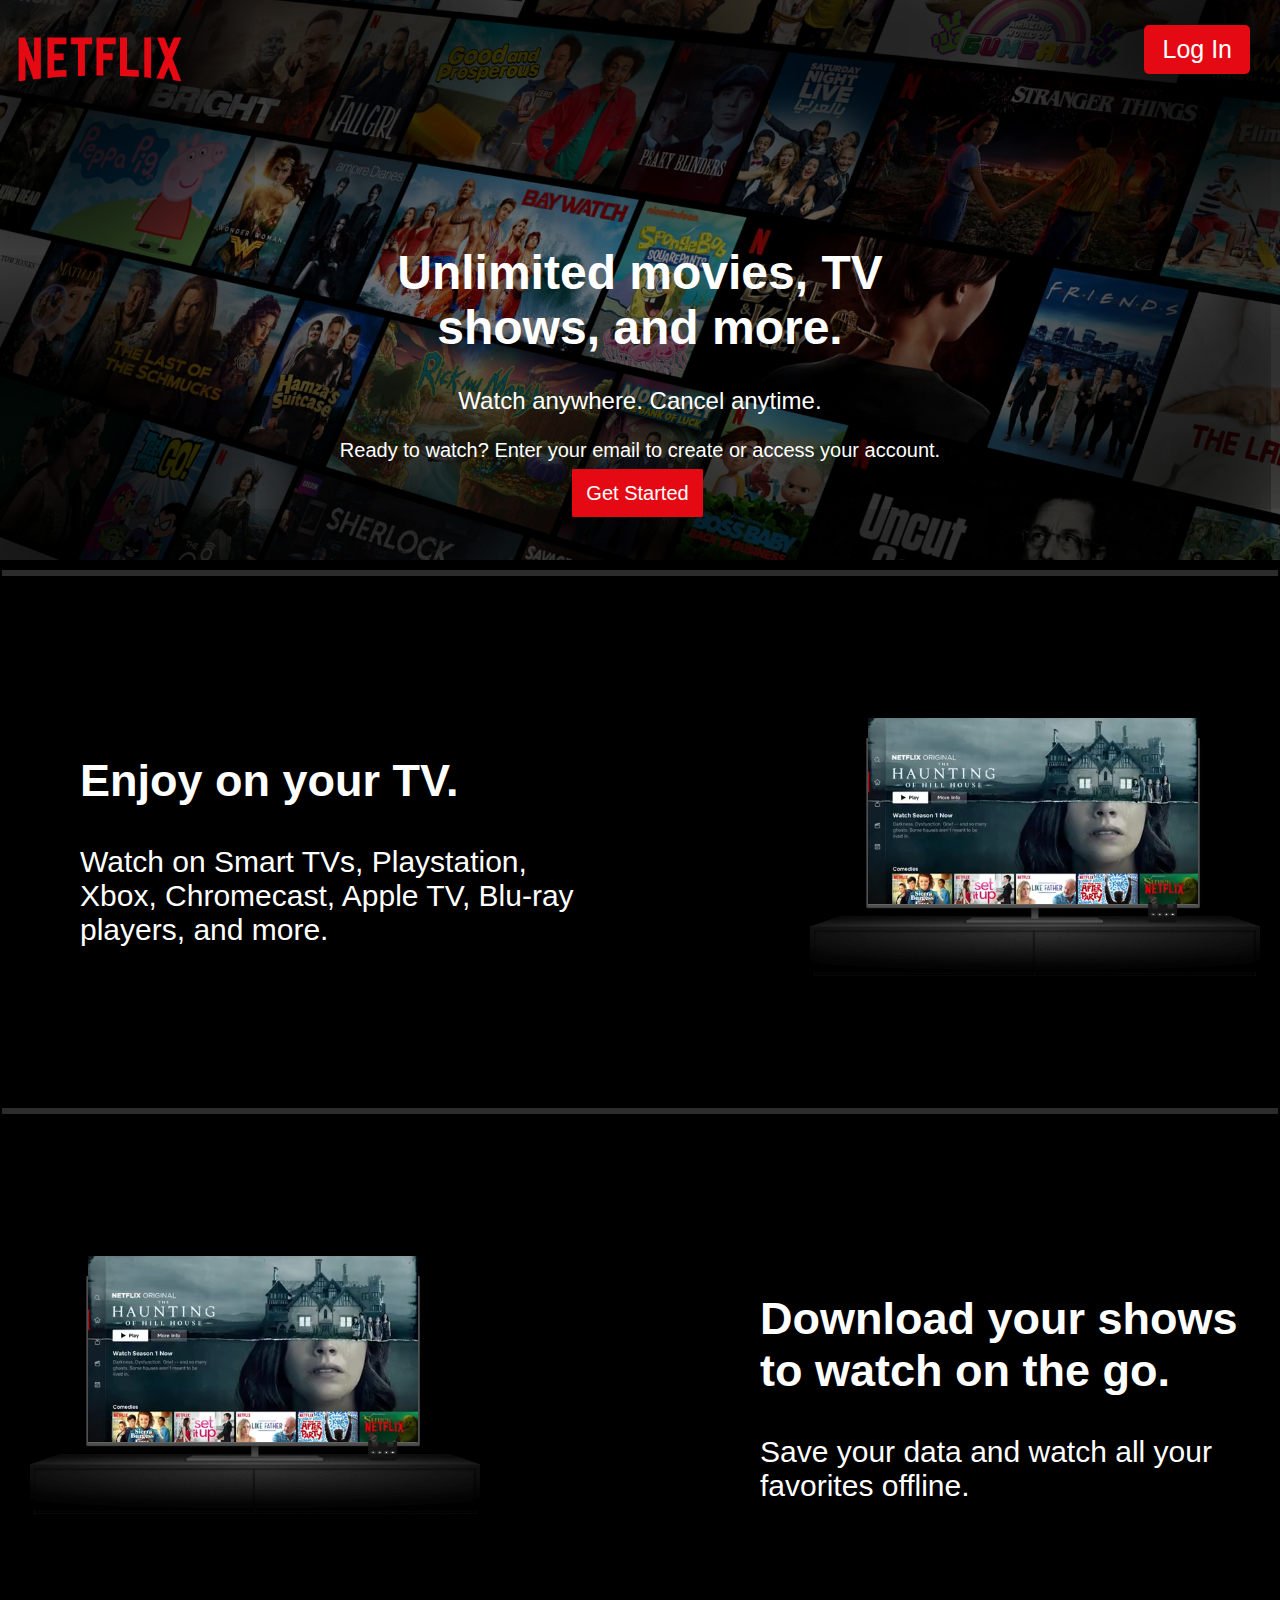
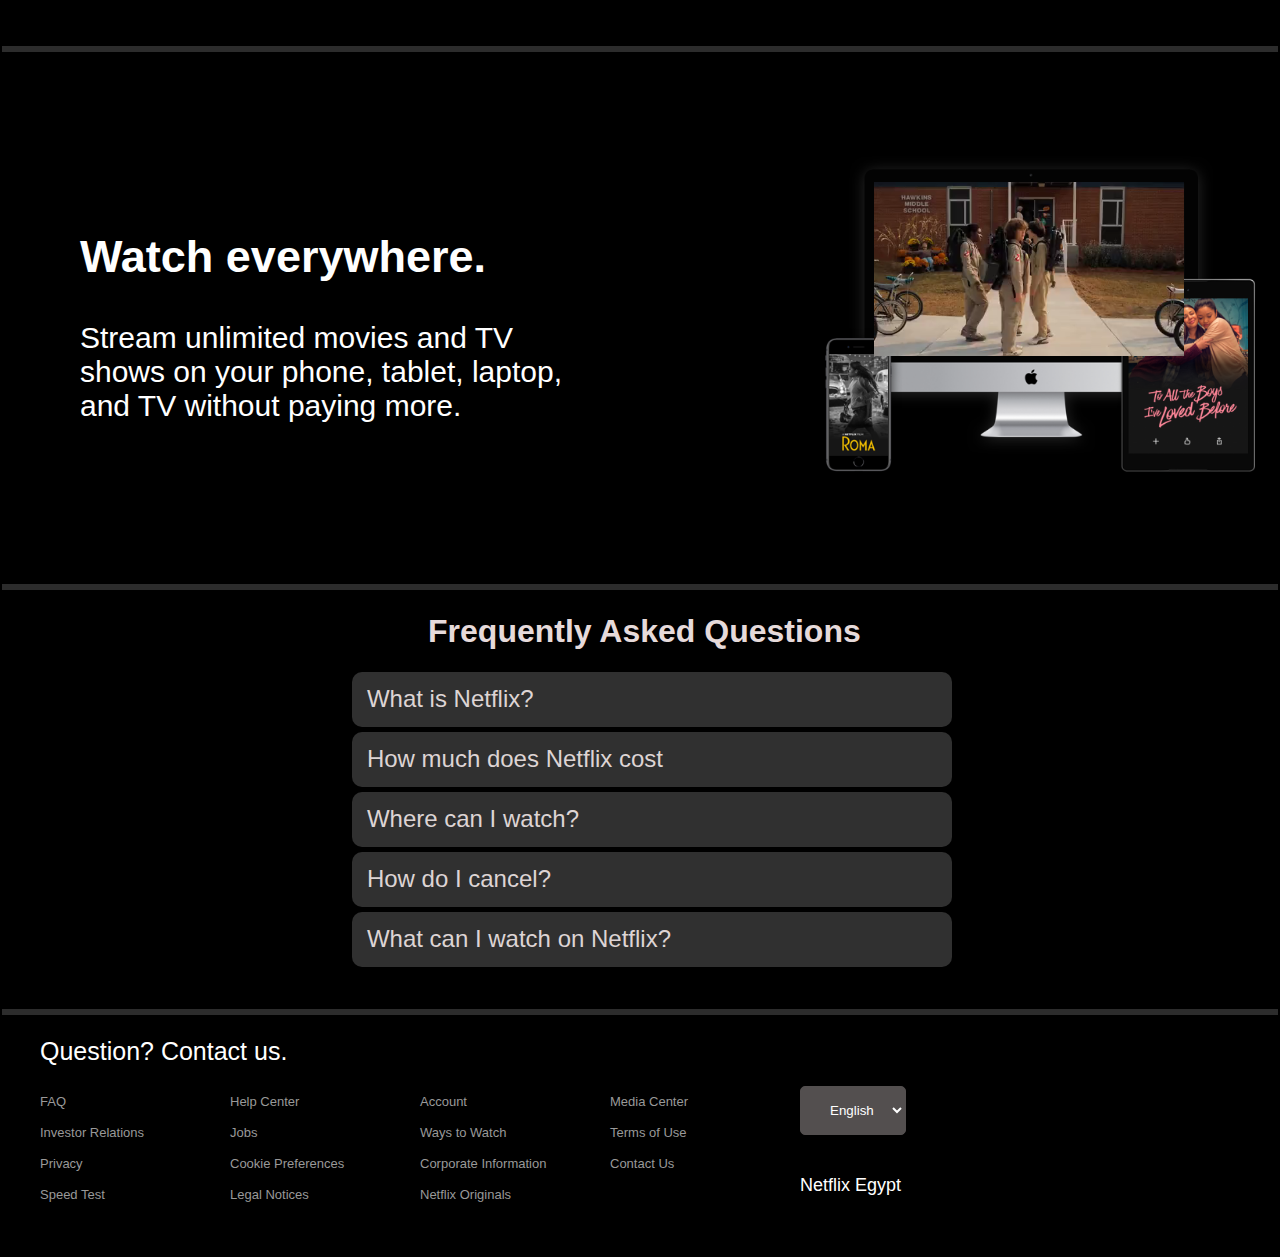
<file: index.html>
<html>

<head>
    <title>Netflix</title>
    <!-- <link rel="stylesheet" href="files/css.css"> -->
    <link rel="stylesheet" href="index.css">
    <link rel="icon" href="imgs/netflix.ico">

</head>

<body>
    <!-- header1 -->
    <div class="header">
        <div class="navbar">
            <img src="imgs/logo.png" />
            <a href="login1.html">Log In</a>
        </div>
        <div class="div1">
            <h1>Unlimited movies, TV<br> shows, and more.</h1>
            <p>Watch anywhere. Cancel anytime.</p>
            <p class="p2">Ready to watch? Enter your email to create or access your account.</p>
            <a href="login1.html" class="getbtn" name="getbtn">Get Started</a>
        </div>
    </div>
    <hr>
    <!-- header2 -->
    <div class="header2">
        <div class="div2">
            <div class="p1">
                <h2>Enjoy on your TV.</h2>
                <p>Watch on Smart TVs, Playstation, Xbox, Chromecast, Apple TV, Blu-ray players, and more.</p>
            </div>
            <div class="p2">
                <img class="img1" src="imgs/tv.png" />
                <video class="video1" autoplay muted loop src="imgs/video-tv.m4v" type="video/mp4"></video>
            </div>
        </div>
        <hr>
        <!-- header3 -->
        <div class="div3">
            <div class="p1">
                <h2>Download your shows to watch on the go.</h2>
                <p>Save your data and watch all your favorites offline.</p>
            </div>
            <div class="p2">
                <img class="img2" src="imgs/tv.png"/>
                <video class="video2" autoplay muted loop src="imgs/video-tv.m4v" type="video/mp4"></video>
            </div>
        </div>
        <hr>
        <!-- header4 -->
        <div class="div4">
            <div class="p1">
                <h2>Watch everywhere.</h2>
                <p>Stream unlimited movies and TV shows on your phone, tablet, laptop, and TV without paying more.</p>
            </div>
            <div class="p2">
                <img class="img3" src="imgs/tv2.png" />
                <video class="video3" autoplay muted loop src="imgs/video-devices.m4v" type="video/mp4"></video>
            </div>
        </div>
        <hr>
        <!-- last header -->
        <div class="div5">
            <div class="p1">
                <h1>Frequently Asked Questions</h1>
            </div>
            <div class="p2">
                <div class="btns">
                    <button class="btn" onclick="myFunction()">What is Netflix?</button>
                    <div id="hidden">Netflix is a streaming service that offers a wide variety of award-winning TV
                        shows, movies, anime, documentaries, and more on thousands of internet-connected
                        devices.<br><br>
                        You can watch as much as you want, whenever you want without a single commercial – all for one
                        low monthly price. There's always something new to discover and new TV shows and movies are
                        added every week!</div>
                    <button class="btn" onclick="myFunction2()">How much does Netflix cost</button>
                    <div id="hidden2">Watch Netflix on your smartphone, tablet, Smart TV, laptop, or streaming device,
                        all for one low fixed monthly fee. Plans start from EGP120 a month. No extra costs or contracts.
                    </div>
                    <button class="btn" onclick="myFunction3()">Where can I watch?</button>
                    <div id="hidden3">Watch anywhere, anytime, on an unlimited number of devices. Sign in with your
                        Netflix account to watch instantly on the web at netflix.com from your personal computer or on
                        any internet-connected device that offers the Netflix app, including smart TVs, smartphones,
                        tablets, streaming media players and game consoles.

                        You can also download your favorite shows with the iOS, Android, or Windows 10 app. Use
                        downloads to watch while you're on the go and without an internet connection. Take Netflix with
                        you anywhere.</div>
                    <button class="btn" onclick="myFunction4()">How do I cancel?</button>
                    <div id="hidden4">Netflix is flexible. There are no pesky contracts and no commitments. You can
                        easily cancel your account online in two clicks. There are no cancellation fees – start or stop
                        your account anytime.</div>
                    <button class="btn" onclick="myFunction5()">What can I watch on Netflix?</button>
                    <div id="hidden5">Netflix has an extensive library of feature films, documentaries, TV shows,
                        anime, award-winning Netflix originals, and more. Watch as much as you want, anytime you want.
                    </div>
                </div>
            </div>
        </div>
        <hr>
    </div>
    <!-- footer -->
    <div class="footer">
        <a href="https://help.netflix.com/en/contactus">Question? Contact us.</a>
        <div class="f">
            <ul>
                <li>FAQ</li>
                <li>Investor Relations</li>
                <li>Privacy</li>
                <li>Speed Test</li>
            </ul>
        </div>
        <div class="f">
            <ul>
                <li>Help Center</li>
                <li>Jobs</li>
                <li>Cookie Preferences</li>
                <li>Legal Notices</li>
            </ul>
        </div>
        <div class="f">
            <ul>
                <li>Account</li>
                <li>Ways to Watch</li>
                <li>Corporate Information</li>
                <li>Netflix Originals</li>
            </ul>
        </div>
        <div class="f">
            <ul>
                <li>Media Center</li>
                <li>Terms of Use</li>
                <li>Contact Us</li>
            </ul>
        </div>
        <div class="selectp">
            <select>
                <option>English</option>
                <option>Arabic</option>
            </select>
            <p>Netflix Egypt</p>
        </div>
    </div>
    <script src="index.js"></script>
</body>
</html>
</file>
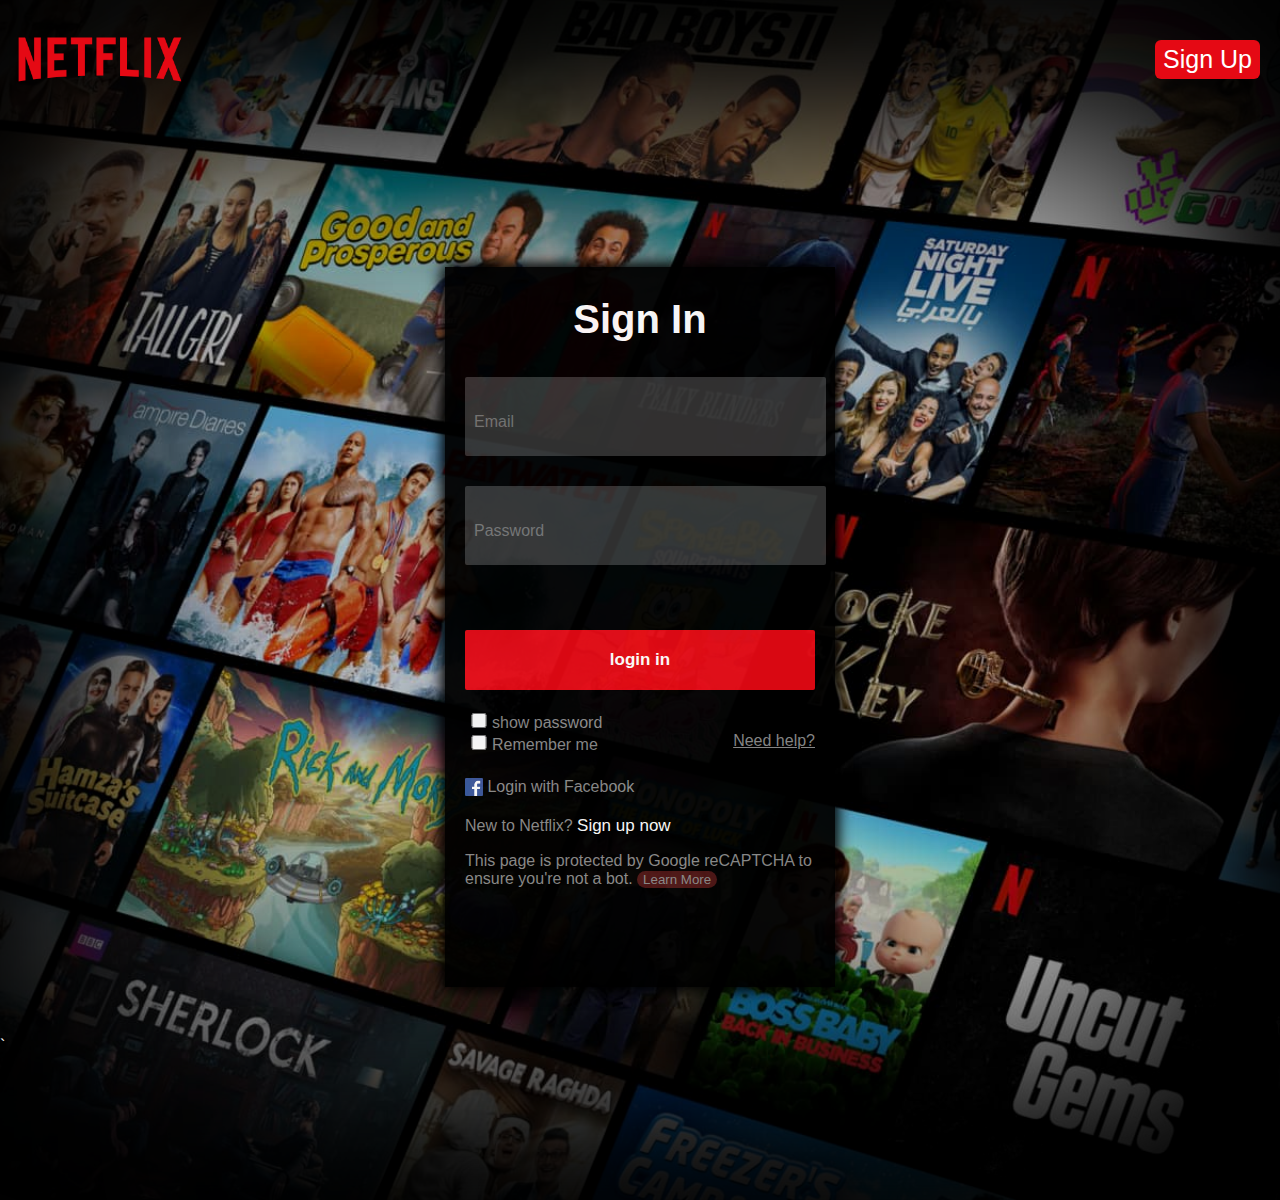
<file: login1.html>
<!DOCTYPE html>
<html>

<head>
	<title>Login</title>
	<link rel="stylesheet" href="login.css">
	<link rel="icon" href="imgs/netflix.ico" />
</head>

<body>
	<div class="navbar">
		<div class="header2">
			<div class="container">
				<div class="top">
					<img src="imgs/logo.png" />
					<a href="signUp.html">Sign Up</a>
				</div>
			</div>
		</div>
		<div class="content login-bg">
			<div class="container">
				<div class="login-form">
					<div class="lbl-login">Sign In</div>

					<form class="inp-login" method="get" action="Movies\Movies.html" id="form">
						<input type="text" name="email" class="email" placeholder="Email" id="email">
						<span id="valdite_email">
						</span>
						<input type="password" name="password" class="password" placeholder="Password" id="password">
						<span id="valdite_pass">
						</span>

						<button type="submit" name="login" class="btn-signin" id="submit"> login in</button>
					</form>
					<div class="help">

						<input type="checkbox" value="show" id="showpassword">show password
						<br>
						<input type="checkbox" value="rememberMe" id="rememberMe">Remember me
						<a href="https://www.netflix.com/eg-en/LoginHelp">Need help?</a>
					</div>
					<div class="lg-face">
						<img src="imgs/fb-login.png" height="18px" />
						<a href="https://www.facebook.com">Login with Facebook</a>
					</div>
					<div class="net">
						<label>New to Netflix?</label>
						<a class="a1" href="signUp.html">Sign up now</a>
						<p>This page is protected by Google reCAPTCHA to ensure you're not a bot.
							 <button class="a2" onclick="myFunction()">Learn More</button></p>
							 <div id="hidden">The information collected by Google reCAPTCHA 
								is subject to the Google Privacy Policy and Terms of Service,
								 and is used for providing, maintaining, and improving the 
								 reCAPTCHA service and for general security purposes.</div>

					</div>
				</div>
			</div>
		</div>`
	</div>
	<script src="loginjs.js"></script>
</body>

</html>
</file>
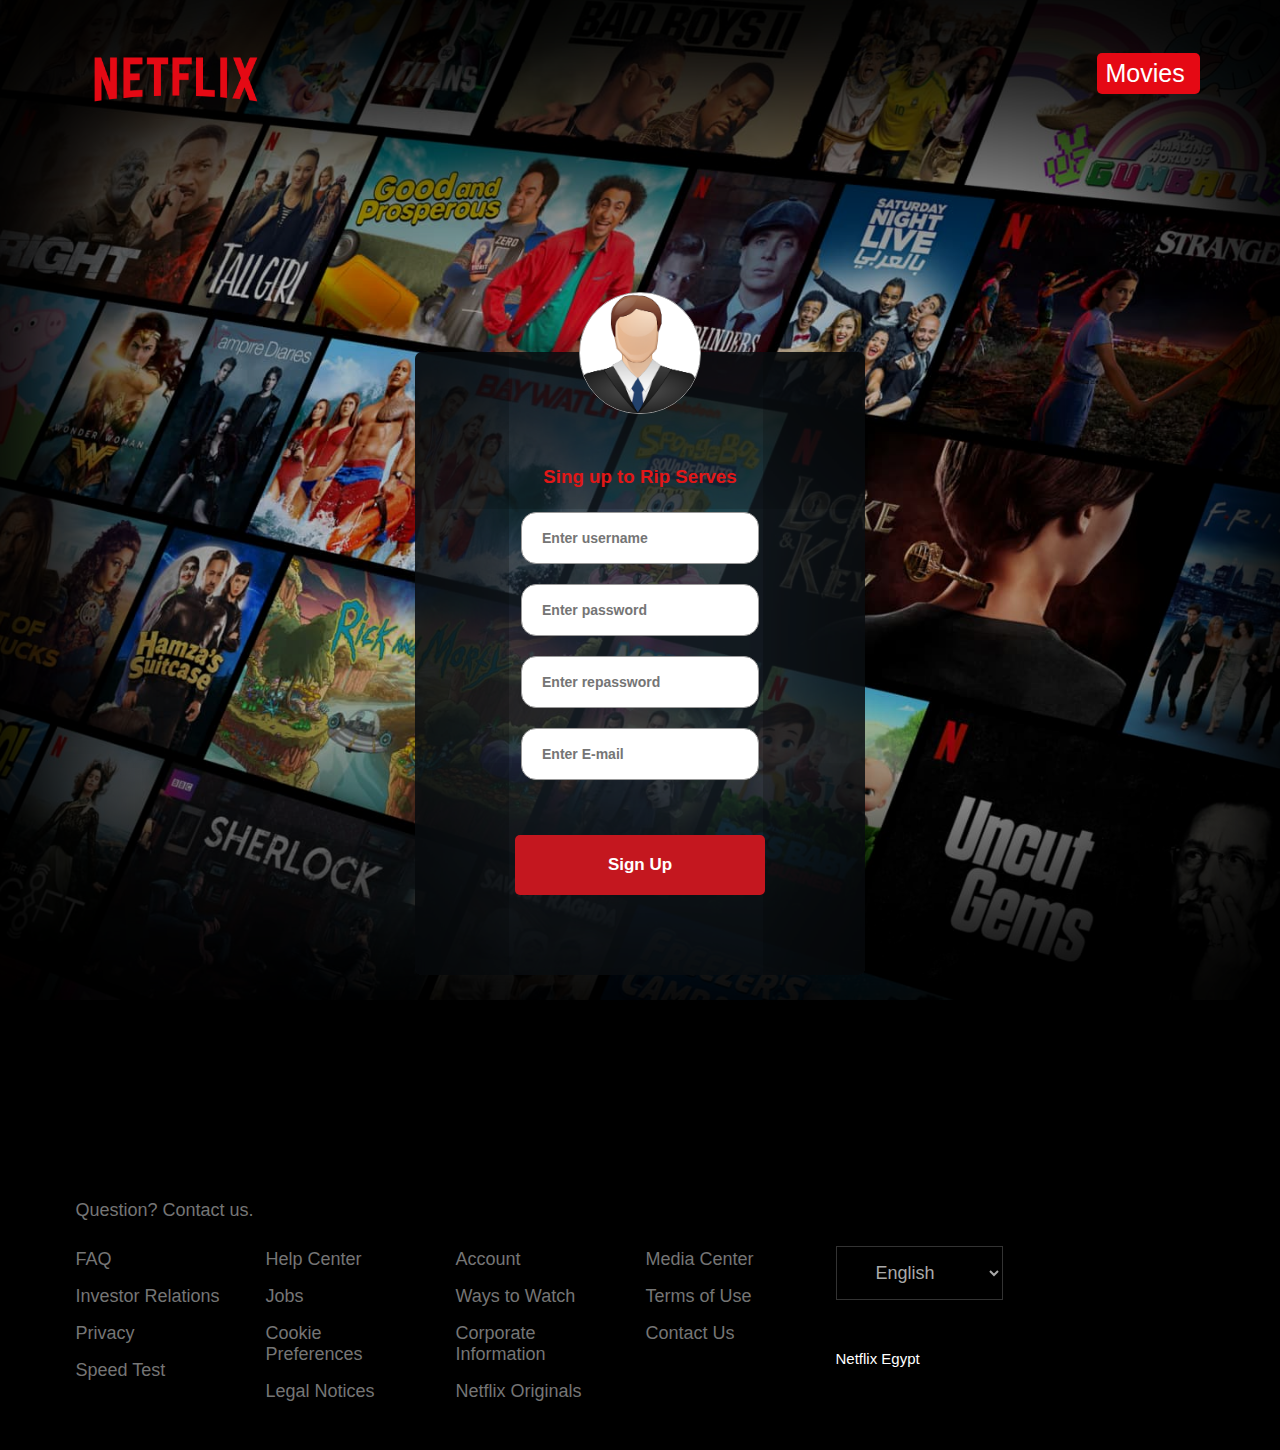
<file: signUp.html>
<!DOCTYPE html>
<html>

<head>
    <title>Sign Up to Rip Serves</title>
    <link rel="stylesheet" href="signUp.css">
    <link rel="icon" href="imgs/netflix.ico" />
</head>

<body>
    <div class="navbar">
        <div class="header2">
            <div class="container">
                <div class="top">
                    <img src="imgs/logo.png" />
                    <a href="Movies/Movies.html">Movies</a>
                </div>
            </div>
        </div>

        <div class="content bg-signup">
            <form class="us " method="get" action="Movies/Movies.html">
                <img src="imgs/5252.png">
                <h3 class="lbl-signup">Sing up to Rip Serves</h3>
                <div class="op">
                    <input id="username" class="inp-signup" type="text" name='username' placeholder="Enter username"
                        required>
                    <div>
                        <span id="alertuser" style="color: red;"></span>
                    </div>
                </div>
                <div class="op">
                    <input id="passw" class="inp-signup" type="password" name='password' placeholder="Enter password"
                        required>
                        <div> <span id="alertpass1" style="color: red;"></span></div>
                </div>
                <div class="op">
                    <input id="repassw" class="inp-signup" type="password" name='repassword'
                        placeholder="Enter repassword" required>
                    <div> <span id="alertpass" style="color: red;"></span></div>
                </div>
                <div class="op">
                    <input id="sgup_email" class="inp-signup" type="text" name='email' placeholder="Enter E-mail "
                        required>
                    <div> <span id="alertemail" style="color: red;"></span></div>
                </div>

                <div class="op">
                    <button id="signup" name="register">Sign Up</button>
                </div>
                <span id="success" class="succ-reg">Successfully Registered</span>
            </form>
        </div>
    </div>
    <div class="footer">
        <div class="container">
            <a href="#">Question? Contact us.</a>
            <div class="f">
                <ul>
                    <li>FAQ</li>
                    <li>Investor Relations</li>
                    <li>Privacy</li>
                    <li>Speed Test</li>
                </ul>
            </div>
            <div class="f">
                <ul>
                    <li>Help Center</li>
                    <li>Jobs</li>
                    <li>Cookie Preferences</li>
                    <li>Legal Notices</li>
                </ul>
            </div>
            <div class="f">
                <ul>
                    <li>Account</li>
                    <li>Ways to Watch</li>
                    <li>Corporate Information</li>
                    <li>Netflix Originals</li>
                </ul>
            </div>
            <div class="f">
                <ul>
                    <li>Media Center</li>
                    <li>Terms of Use</li>
                    <li>Contact Us</li>
                </ul>
            </div>
            <div class="clear"></div>
            <select>
                <option>English</option>
                <option>Arabic</option>
            </select>
            <p>Netflix Egypt</p>
        </div>

    </div>

    <script src="signUp.js"></script>

</body>

</html>
</file>
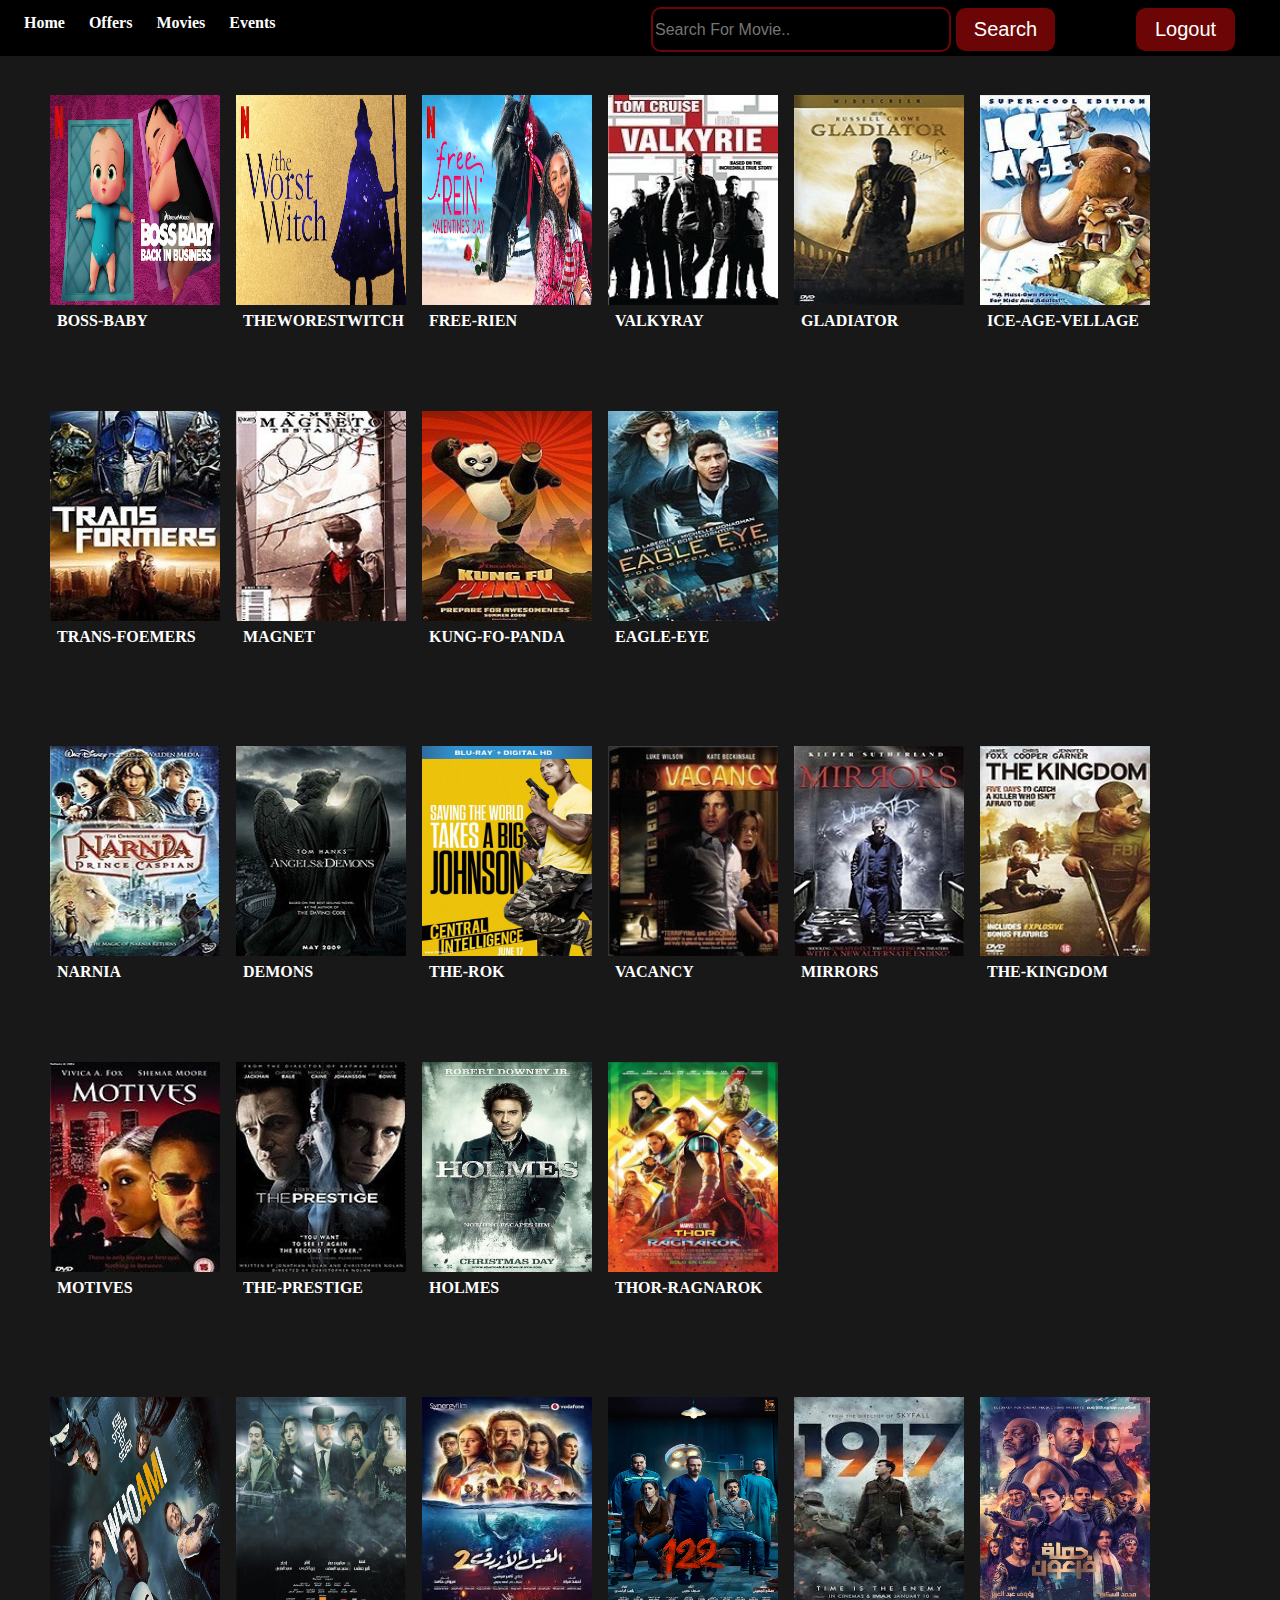
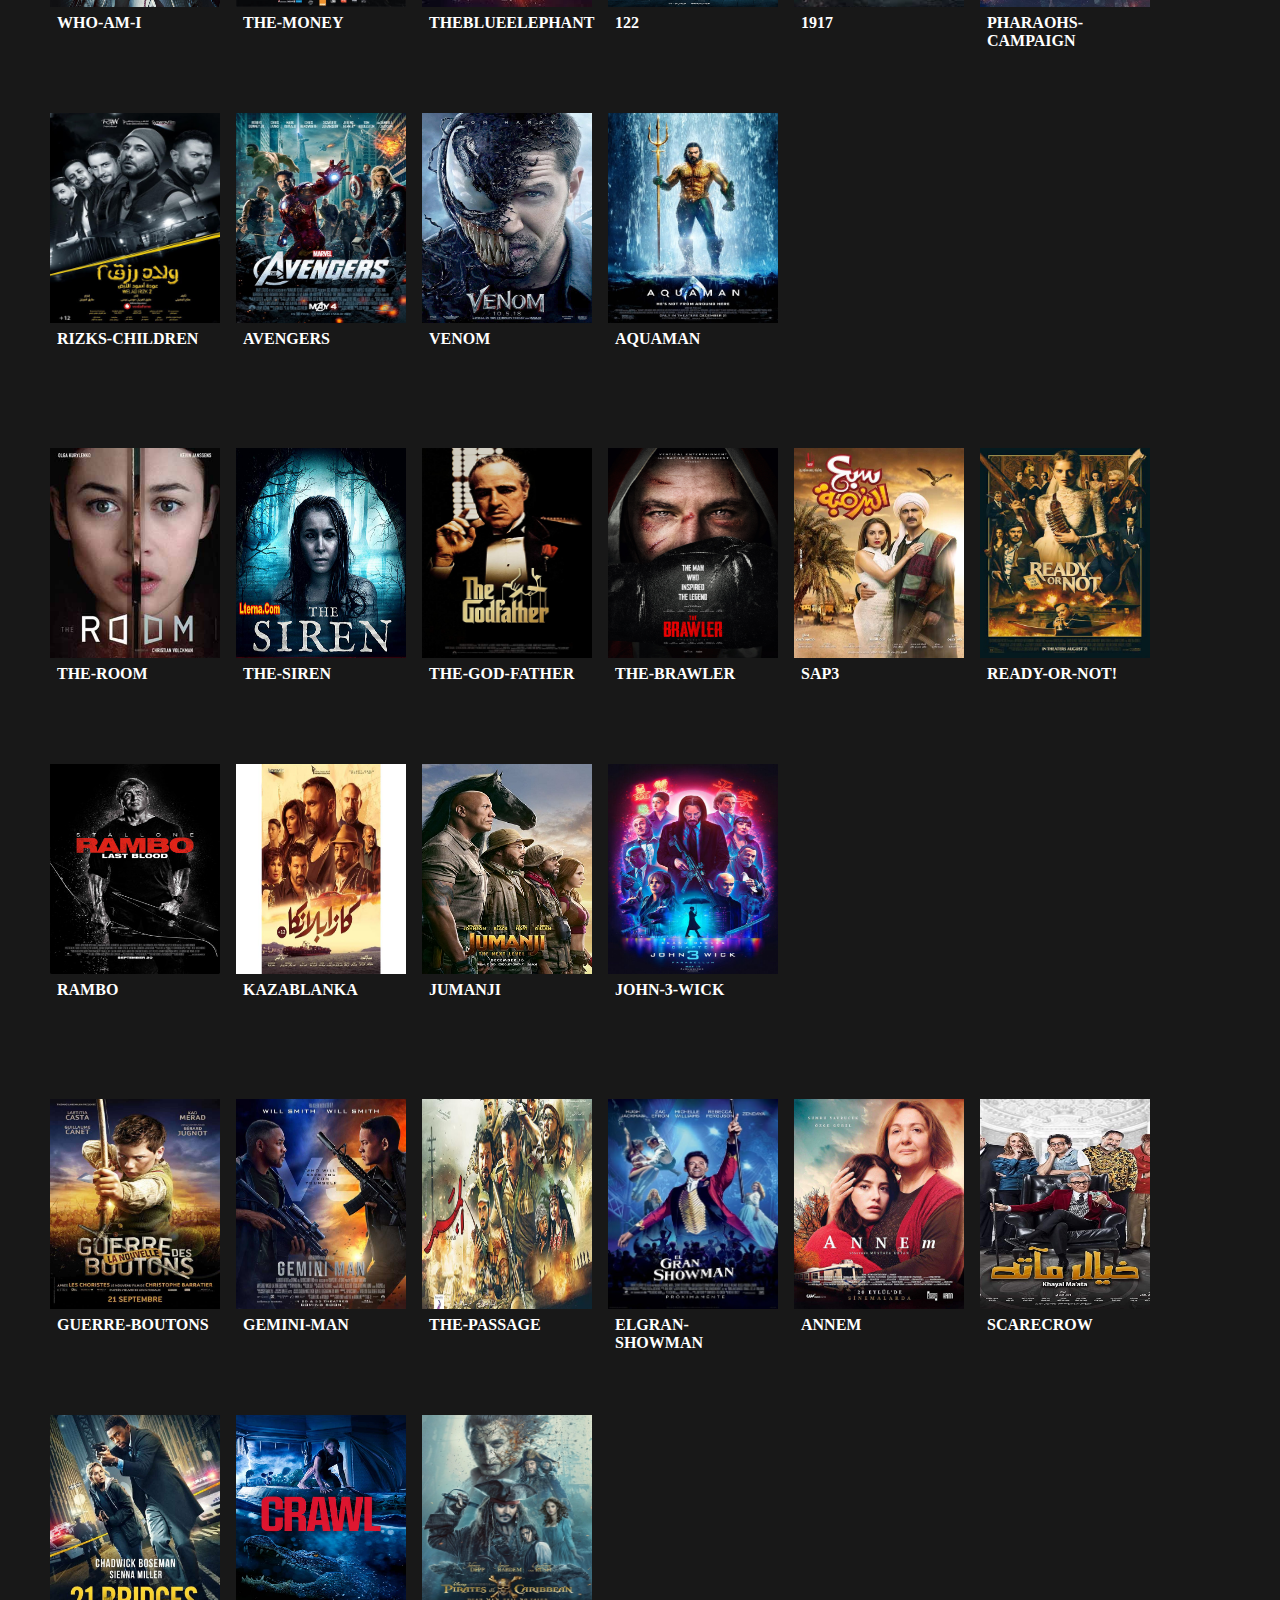
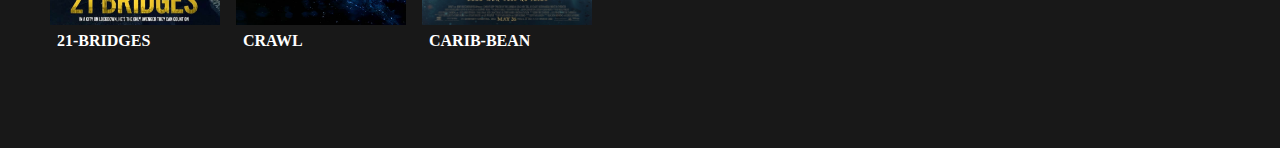
<file: Movies/Movies.html>
<!DOCTYPE html>
<html lang="en">

<head>
  <title>Netflix</title>
  <meta charset="utf-8">
  <meta name="viewport" content="width=device-width, initial-scale=1">
  <link rel="stylesheet" href="Movies.css" type="text/css" />
  <link rel="icon" href="Netflix icon.ico" />

  <link type="text/css" rel="stylesheet"
    href="https://codex.nflxext.com/%5E3.0.0/truthBundle/webui/1.22.5-shakti-css-rtl-v949d2797/css-rtl/css/less%7Ccore%7Cerror-page.less/1/a92mrou4tskneq/none/true/none"
    data-uia="botLink">

</head>


<body>
  <button class="up">UP</button>
  <div class="navation">
    <ul>
      <li> <a href="../index.html"> Home</a></li>
      <li> <a href="#"> Offers </a></li>
      <li> <a href="Movies.html"> Movies</a></li>
      <li> <a href="#"> Events</a></li>
      <li> <a href="#" class="userbar"> </a></li>
    </ul>

    <form action="../index.html">
      <button type="submit" style="width: 100px; margin-left:40px ;" id="submitLogout">Logout</button>
    </form>

    <button type="submit" style="width: 100px; margin-right:40px ;" onclick="Search_Movie()" class="b">Search
      <i class="fa fa-search"></i></button>
    <input id="searchbar" type="text" name="search" placeholder="Search For Movie.." style="color: white;">

  </div>
  <br>
  <br>
  <br>
 
  <!--Row1-->
  <!--1-->
  <div class="container" id="container">
    <div class="row">
      <div class="photo">
        <div class="col-md-4">
          <a>
            <div class="thumbnail">
              <img
                src="../img/AAAABRHu7B5wPTVR38XhTQAyATWysDxU9R6uhyqrwJX986pdddSNs1BBI22iKabwBn9gRCLX2ReIudCNbVPJP_ecSp1Y9ypRMCdpcDr3C9mRwwRRQ3VvTYypv1axhCeUIA.jpg"
                alt="Lights" style="width:100%">
            </div>
          </a>
          <div class="caption">
            <div class="movie-name">
              <i class="fa fa-film"></i> BOSS-BABY
            </div>
          </div>
        </div>
      </div>
      <!--2-->
      <div class="photo">
        <div class="col-md-4">
          <div class="thumbnail">
            <img src="../img/a.jpg" alt="Nature" style="width:100%">
          </div>
          <div class="caption">
            <div class="movie-name">
              <i class="fa fa-film"></i> THEWORESTWITCH
            </div>
          </div>
        </div>
      </div>
      <!--3-->
      <div class="photo">
        <div class="col-md-4">
          <div class="thumbnail">
            <img
              src="../img/AAAABTxGZpmLLsbGCshKcwqu-kPf_XeXMwYjHbibWHc_7WEGAsaS7yYVdKmzu-7qEqcBnDnjZhGEE93fZyK5JnN7deTvpFafgWO8FryppAbvFXL_7fwnTnV7DwDElB_kag.jpg"
              alt="Fjords" style="width:100%">
          </div>
          <div class="caption">
            <div class="movie-name">
              <i class="fa fa-film"></i> FREE-RIEN

            </div>
          </div>
        </div>
      </div>
      <!--4-->
      <div class="photo">
        <div class="col-md-4">
          <div class="thumbnail">
            <img src="../img/movie4.jpg" alt="Fjords" style="width:100%">
          </div>
          <div class="caption">
            <div class="movie-name">
              <i class="fa fa-film"></i> VALKYRAY
            </div>
          </div>
        </div>
      </div>
      <!--5-->
      <div class="photo">
        <div class="col-md-4">
          <div class="thumbnail">
            <img src="../img/movie5.jpg" alt="Fjords" style="width:100%">
          </div>
          <div class="caption">
            <div class="movie-name">
              <i class="fa fa-film"></i> GLADIATOR

            </div>
          </div>
        </div>
      </div>
      <!--6-->
      <div class="photo">
        <div class="col-md-4">
          <div class="thumbnail">
            <img src="../img/movie6.jpg" alt="Fjords" style="width:100%">
          </div>
          <div class="caption">
            <div class="movie-name">
              <i class="fa fa-film"></i> ICE-AGE-VELLAGE

            </div>
          </div>
        </div>
      </div>
      <!--7-->
      <div class="photo">
        <div class="col-md-4">
          <div class="thumbnail">
            <img src="../img/movie7.jpg" alt="Fjords" style="width:100%">
          </div>
          <div class="caption">
            <div class="movie-name">
              <i class="fa fa-film"></i> TRANS-FOEMERS

            </div>
          </div>
        </div>
      </div>
      <!--8-->
      <div class="photo">
        <div class="col-md-4">
          <div class="thumbnail">
            <img src="../img/movie8.jpg" alt="Fjords" style="width:100%">
          </div>
          <div class="caption">
            <div class="movie-name">
              <i class="fa fa-film"></i> MAGNET

            </div>
          </div>
        </div>
      </div>
      <!--9-->
      <div class="photo">
        <div class="col-md-4">
          <div class="thumbnail">
            <img src="../img/movie9.jpg" alt="Fjords" style="width:100%">
          </div>
          <div class="caption">
            <div class="movie-name">
              <i class="fa fa-film"></i> KUNG-FO-PANDA
            </div>
          </div>
        </div>
      </div>
      <!--10-->
      <div class="photo">
        <div class="col-md-4">
          <div class="thumbnail">
            <img src="../img/movie10.jpg" alt="Fjords" style="width:100%">
          </div>
          <div class="caption">
            <div class="movie-name">
              <i class="fa fa-film"></i> EAGLE-EYE

            </div>
          </div>
        </div>
      </div>
    </div>
    <!--Row2-->
    <!--1-->
    <div class="row">
      <div class="photo">
        <div class="col-md-4">
          <div class="thumbnail">
            <img src="../img/movie11.jpg" alt="Lights" style="width:100%">
          </div>
          <div class="caption">
            <div class="movie-name">
              <i class="fa fa-film"></i> NARNIA
            </div>
          </div>
        </div>
      </div>
      <!--2-->
      <div class="photo">
        <div class="col-md-4">
          <div class="thumbnail">
            <img src="../img/movie12.jpg" alt="Nature" style="width:100%">
          </div>
          <div class="caption">
            <div class="movie-name">
              <i class="fa fa-film"></i> DEMONS
            </div>
          </div>
        </div>
      </div>
      <!--3-->
      <div class="photo">
        <div class="col-md-4">
          <div class="thumbnail">
            <img src="../img/rok.jpg" alt="Fjords" style="width:100%">
          </div>
          <div class="caption">
            <div class="movie-name">
              <i class="fa fa-film"></i> THE-ROK
            </div>
          </div>
        </div>
      </div>
      <!--4-->
      <div class="photo">
        <div class="col-md-4">
          <div class="thumbnail">
            <img src="../img/movie14.jpg" alt="Fjords" style="width:100%">
          </div>
          <div class="caption">
            <div class="movie-name">
              <i class="fa fa-film"></i> VACANCY
            </div>
          </div>
        </div>
      </div>
      <!--5-->
      <div class="photo">
        <div class="col-md-4">
          <div class="thumbnail">
            <img src="../img/movie15.jpg" alt="Fjords" style="width:100%">
          </div>
          <div class="caption">
            <div class="movie-name">
              <i class="fa fa-film"></i> MIRRORS
            </div>
          </div>
        </div>
      </div>
      <!--6-->
      <div class="photo">
        <div class="col-md-4">
          <div class="thumbnail">
            <img src="../img/movie16.jpg" alt="Fjords" style="width:100%">
          </div>
          <div class="caption">
            <div class="movie-name">
              <i class="fa fa-film"></i> THE-KINGDOM

            </div>
          </div>
        </div>
      </div>
      <!--7-->
      <div class="photo">
        <div class="col-md-4">
          <div class="thumbnail">
            <img src="../img/movie17.jpg" alt="Fjords" style="width:100%">
          </div>
          <div class="caption">
            <div class="movie-name">
              <i class="fa fa-film"></i> MOTIVES
            </div>
          </div>
        </div>
      </div>
      <!--8-->
      <div class="photo">
        <div class="col-md-4">
          <div class="thumbnail">
            <img src="../img/movie18.jpg" alt="Fjords" style="width:100%">
          </div>
          <div class="caption">
            <div class="movie-name">
              <i class="fa fa-film"></i> THE-PRESTIGE
            </div>
          </div>
        </div>
      </div>
      <!--9-->
      <div class="photo">
        <div class="col-md-4">
          <div class="thumbnail">
            <img src="../img/sherlock_holmes.jpg" alt="Fjords" style="width:100%">
          </div>
          <div class="caption">
            <div class="movie-name">
              <i class="fa fa-film"></i> HOLMES
            </div>
          </div>
        </div>
      </div>
      <!--10-->
      <div class="photo">
        <div class="col-md-4">
          <div class="thumbnail">
            <img src="../img/THOR%20RAGNAROK.jpg" alt="Fjords" style="width:100%">
          </div>
          <div class="caption">
            <div class="movie-name">
              <i class="fa fa-film"></i> THOR-RAGNAROK

            </div>
          </div>
        </div>
      </div>
    </div>
    <!--Row3-->
    <!--1-->
    <div class="row">
      <div class="photo">
        <div class="col-md-4">
          <div class="thumbnail">
            <img src="../img/WHOaMI.jpg" alt="Lights" style="width:100%">
          </div>
          <div class="caption">
            <div class="movie-name">
              <i class="fa fa-film"></i> WHO-AM-I
            </div>
          </div>
        </div>
      </div>
      <!--2-->
      <div class="photo">
        <div class="col-md-4">
          <div class="thumbnail">
            <img src="../img/themoney.jpg" alt="Nature" style="width:100%">
          </div>
          <div class="caption">
            <div class="movie-name">
              <i class="fa fa-film"></i> THE-MONEY
            </div>
          </div>
        </div>
      </div>
      <!--3-->
      <div class="photo">
        <div class="col-md-4">
          <div class="thumbnail">
            <img src="../img/blueelephant.jpg" alt="Fjords" style="width:100%">
          </div>
          <div class="caption">
            <div class="movie-name">
              <i class="fa fa-film"></i>THEBLUEELEPHANT
            </div>
          </div>
        </div>
      </div>
      <!--4-->
      <div class="photo">
        <div class="col-md-4">
          <div class="thumbnail">
            <img src="../img/122.jpg" alt="Fjords" style="width:100%">
          </div>
          <div class="caption">
            <div class="movie-name">
              <i class="fa fa-film"></i> 122
            </div>
          </div>
        </div>
      </div>
      <!--5-->
      <div class="photo">
        <div class="col-md-4">
          <div class="thumbnail">
            <img src="../img/1917.jpg" alt="Fjords" style="width:100%">
          </div>
          <div class="caption">
            <div class="movie-name">
              <i class="fa fa-film"></i> 1917
            </div>
          </div>
        </div>
      </div>
      <!--6-->
      <div class="photo">
        <div class="col-md-4">
          <div class="thumbnail">
            <img src="../img/hamlafer3on.jpg" alt="Fjords" style="width:100%">
          </div>
          <div class="caption">
            <div class="movie-name">
              <i class="fa fa-film"></i> PHARAOHS-CAMPAIGN
            </div>
          </div>
        </div>
      </div>
      <!--7-->
      <div class="photo">
        <div class="col-md-4">
          <div class="thumbnail">
            <img src="../img/rezkchildren.jpg" alt="Fjords" style="width:100%">
          </div>
          <div class="caption">
            <div class="movie-name">
              <i class="fa fa-film"></i> RIZKS-CHILDREN
            </div>
          </div>
        </div>
      </div>
      <!--8-->
      <div class="photo">
        <div class="col-md-4">
          <div class="thumbnail">
            <img src="../img/Avengers.jpg" alt="Fjords" style="width:100%">
          </div>
          <div class="caption">
            <div class="movie-name">
              <i class="fa fa-film"></i> AVENGERS
            </div>
          </div>
        </div>
      </div>
      <!--9-->
      <div class="photo">
        <div class="col-md-4">
          <div class="thumbnail">
            <img src="../img/VENOM.jpg" alt="Fjords" style="width:100%">
          </div>
          <div class="caption">
            <div class="movie-name">
              <i class="fa fa-film"></i> VENOM
            </div>
          </div>
        </div>
      </div>
      <!--10-->
      <div class="photo">
        <div class="col-md-4">
          <div class="thumbnail">
            <img src="../img/Aquaman.jpg" alt="Fjords" style="width:100%">
          </div>
          <div class="caption">
            <div class="movie-name">
              <i class="fa fa-film"></i> AQUAMAN
            </div>
          </div>
        </div>
      </div>
    </div>

    <!--Row4-->
    <!--1-->
    <div class="row">
      <div class="photo">
        <div class="col-md-4">
          <div class="thumbnail">
            <img src="../img/The-Room.jpg" alt="Lights" style="width:100%">
          </div>
          <div class="caption">
            <div class="movie-name">
              <i class="fa fa-film"></i> THE-ROOM
            </div>
          </div>
        </div>
      </div>
      <!--2-->
      <div class="photo">
        <div class="col-md-4">
          <div class="thumbnail">
            <img src="../img/THE%20SIREN.jpg" alt="Nature" style="width:100%">
          </div>
          <div class="caption">
            <div class="movie-name">
              <i class="fa fa-film"></i> THE-SIREN
            </div>
          </div>
        </div>
      </div>
      <!--3-->
      <div class="photo">
        <div class="col-md-4">
          <div class="thumbnail">
            <img src="../img/THE%20GOD.jpg" alt="Fjords" style="width:100%">
          </div>
          <div class="caption">
            <div class="movie-name">
              <i class="fa fa-film"></i> THE-GOD-FATHER
            </div>
          </div>
        </div>
      </div>
      <!--4-->
      <div class="photo">
        <div class="col-md-4">
          <div class="thumbnail">
            <img src="../img/THE%20BRAWLER.jpg" alt="Fjords" style="width:100%">
          </div>
          <div class="caption">
            <div class="movie-name">
              <i class="fa fa-film"></i> THE-BRAWLER
            </div>
          </div>
        </div>
      </div>
      <!--5-->
      <div class="photo">
        <div class="col-md-4">
          <div class="thumbnail">
            <img src="../img/SAP3.jpg" alt="Fjords" style="width:100%">
          </div>
          <div class="caption">
            <div class="movie-name">
              <i class="fa fa-film"></i> SAP3
            </div>
          </div>
        </div>
      </div>
      <!--6-->
      <div class="photo">
        <div class="col-md-4">
          <div class="thumbnail">
            <img src="../img/Ready-or-Not.jpg" alt="Fjords" style="width:100%">
          </div>
          <div class="caption">
            <div class="movie-name">
              <i class="fa fa-film"></i> READY-OR-NOT!
            </div>
          </div>
        </div>
      </div>
      <!--7-->
      <div class="photo">
        <div class="col-md-4">
          <div class="thumbnail">
            <img src="../img/RAMBO.jpg" alt="Fjords" style="width:100%">
          </div>
          <div class="caption">
            <div class="movie-name">
              <i class="fa fa-film"></i> RAMBO
            </div>
          </div>
        </div>
      </div>
      <!--8-->
      <div class="photo">
        <div class="col-md-4">
          <div class="thumbnail">
            <img src="../img/kaza.jpg" alt="Fjords" style="width:100%">
          </div>
          <div class="caption">
            <div class="movie-name">
              <i class="fa fa-film"></i> KAZABLANKA
            </div>
          </div>
        </div>
      </div>
      <!--9-->
      <div class="photo">
        <div class="col-md-4">
          <div class="thumbnail">
            <img src="../img/JUMANJI.jpg" alt="Fjords" style="width:100%">
          </div>
          <div class="caption">
            <div class="movie-name">
              <i class="fa fa-film"></i> JUMANJI
            </div>
          </div>
        </div>
      </div>
      <!--10-->
      <div class="photo">
        <div class="col-md-4">
          <div class="thumbnail">
            <img src="../img/john-wick-3.jpg" alt="Fjords" style="width:100%">
          </div>
          <div class="caption">
            <div class="movie-name">
              <i class="fa fa-film"></i> JOHN-3-WICK
            </div>
          </div>
        </div>
      </div>
    </div>

    <!--Row5-->
    <!--1-->
    <div class="row">
      <div class="photo">
        <div class="col-md-4">
          <div class="thumbnail">
            <img src="../img/GUERRE%20BOUTONS.jpg" alt="Lights" style="width:100%">
          </div>
          <div class="caption">
            <div class="movie-name">
              <i class="fa fa-film"></i> GUERRE-BOUTONS
            </div>
          </div>
        </div>
      </div>
      <!--2-->
      <div class="photo">
        <div class="col-md-4">
          <div class="thumbnail">
            <img src="../img/GEMINI%20MAN.jpg" alt="Nature" style="width:100%">
          </div>
          <div class="caption">
            <div class="movie-name">
              <i class="fa fa-film"></i> GEMINI-MAN
            </div>
          </div>
        </div>
      </div>
      <!--3-->
      <div class="photo">
        <div class="col-md-4">
          <div class="thumbnail">
            <img src="../img/ELMMAR.jpg" alt="Fjords" style="width:100%">
          </div>
          <div class="caption">
            <div class="movie-name">
              <i class="fa fa-film"></i> THE-PASSAGE
            </div>
          </div>
        </div>
      </div>
      <!--4-->
      <div class="photo">
        <div class="col-md-4">
          <div class="thumbnail">
            <img src="../img/EL%20GRAN.jpg" alt="Fjords" style="width:100%">
          </div>
          <div class="caption">
            <div class="movie-name">
              <i class="fa fa-film"></i>ELGRAN-SHOWMAN
            </div>
          </div>
        </div>
      </div>
      <!--5-->
      <div class="photo">
        <div class="col-md-4">
          <div class="thumbnail">
            <img src="../img/ANNEM.jpg" alt="Fjords" style="width:100%">
          </div>
          <div class="caption">
            <div class="movie-name">
              <i class="fa fa-film"></i> ANNEM
            </div>
          </div>
        </div>
      </div>
      <!--6-->
      <div class="photo">
        <div class="col-md-4">
          <div class="thumbnail">
            <img src="../img/5YAL.jpg" alt="Fjords" style="width:100%">
          </div>
          <div class="caption">
            <div class="movie-name">
              <i class="fa fa-film"></i> SCARECROW
            </div>
          </div>
        </div>
      </div>
      <!--7-->
      <div class="photo">
        <div class="col-md-4">
          <div class="thumbnail">
            <img src="../img/21Bridges.jpg" alt="Fjords" style="width:100%">
          </div>
          <div class="caption">
            <div class="movie-name">
              <i class="fa fa-film"></i> 21-BRIDGES
            </div>
          </div>
        </div>
      </div>
      <!--8-->
      <div class="photo">
        <div class="col-md-4">
          <div class="thumbnail">
            <img src="../img/Crawl.jpg" alt="Fjords" style="width:100%">
          </div>
          <div class="caption">
            <div class="movie-name">
              <i class="fa fa-film"></i> CRAWL
            </div>
          </div>
        </div>
      </div>
      <!--9-->
      <div class="photo">
        <div class="col-md-4">
          <div class="thumbnail">
            <img src="../img/CARIBBEAN.jpg" alt="Fjords" style="width:100%">
          </div>
          <div class="caption">
            <div class="movie-name">
              <i class="fa fa-film"></i> CARIB-BEAN
            </div>
          </div>
        </div>
      </div>

    </div>
  </div>
 
  <script src="move.js"></script>


</body>

</html>
</file>
<file: index.css>
body
{
    margin: 0;
    padding: 0;
    background-color: black;
	font-family: sans-serif;
}
/* header 1 */
.header
{
    height: 560px;
    width: 100%;
    margin:0px auto;
    color: white;
    background-image: url("imgs/bg.jpg");
    background-position: center;
    background-repeat: no-repeat;
    background-size: cover;
	box-shadow: inset 130px 200px 250px #000, inset -130px -200px 250px #000;
}

.navbar img
{
    width: 200px;
}
.navbar a
{
    float: right;
    background-color: #e50914;
    padding: 10px 18px;
    font-size: 25px;
    text-decoration: none;
    color: white;
    margin: 25px 30px 25px 0px;
    border-radius: 5px;
    width: auto;
}
.div1{
    text-align: center;
    padding: 50px 50px 50px 50px;
    margin-top: 50px;
    font-size: 24px;
}
.div1 .p2
{
    font-size: 20px;
}
.div1 .getbtn
{
    color: #FFF;
    background-color: #e50914;
    text-align: center;
    font-size: 20px;
    border: 5px solid #e50914;
    padding: 8px 9px;
	position: relative;
    margin: 0px 5px 2px 0px;
	height: 50px;
	width: 140px;
	border-radius: 2px;
    text-decoration: none;
}
hr
{
    background-color: #ddd;
    opacity: .2;
    height: 6px;
    border: 2px solid black;
}
/* header2 */
.div2{
    width: 100%;
    height: 400px;
    color: white;
    padding: 30px 30px;
    margin-top: 60px;
}
.div2 .p1 {
    float: left;
	width: 500px;
	position: relative;
	padding: 50px 50px ;
    font-size: 30px;
}
.div2 .p2{
    float: right;
	width: 500px;
	height: 340px;
}
.div2 .p2 .img1{
	width: 450px;
	height: 300px;
	position: relative;
    padding-top: 10px;
}
.div2 .p2 .video1{
	width: 330px;
    position: relative;
    bottom: 260px;
    left: 58px;
}
/* header3 */

.div3{
    width: 100%;
    height: 400px;
    color: white;
    padding: 30px 30px;
    margin-top: 60px;
}
.div3 .p1 {
    float: right;
	width: 500px;
	position: relative;
	padding: 50px 50px ;
    font-size: 30px;
}
.div3 .p2{
    float: left;
	width: 500px;
	height: 340px;
}
.div3 .p2 .img2{
	width: 450px;
	height: 300px;
	position: relative;
    padding-top: 10px;
}
.div3 .p2 .video2{
	width: 330px;
    position: relative;
    bottom: 260px;
    left: 58px;
}
/* header4 */

.div4{
    width: 98%;
    height: 400px;
    color: white;
    padding: 30px 30px;
    margin-top: 60px; 
}
.div4 .p1 {
    float: left;
	width: 500px;
	position: relative;
	padding: 50px 50px ;
    font-size: 30px;
}
.div4 .p2{
    float: right;
	width: 500px;
	height: 340px;
}
.div4 .p2 .img3{
    width: 500px;
	height: 365px;
	z-index: 3px;
	position: relative;
}
.div4 .p2 .video3{
	position: relative;
    bottom: 340px;
    left: 90px;
    z-index: 2;
	width: 310px;
	height: 200px;
}
/* last header */
.div5{
    margin: auto;
    width: 700px;
    margin-left: 23%;
}
.div5 .p1{
    text-align: center;
	color: rgb(230, 218, 218);
}
.div5 .p2{
	width: 650px;
	margin: 0px auto;
}

.div5 .p2 .btns{
    margin-bottom: 40px;
}
.div5 .p2 button{
    display: block;
    margin-left: 5%;
    width: 600px;
    height: 55px;
    text-align: left;
    font-size: 24px;
    padding: 10px 15px;
    margin-bottom: 5px;
    border-radius: 10px;
    background-color: #303030;
    border: none;
    color: rgb(221, 212, 212);
    cursor: pointer;
}
.div5 .p2 button:hover{
    background-color: rgba(180, 10, 10, 0.6);
}
.div5 .p2 .btns div{
    width: 540px;
    margin-left: 5%;
    margin-bottom: 5px;
    text-align: justify;
    padding: 15px 30px;
    font-family: "arial";
	background-color: #303030;
    color:white;
    border-radius: 10px;
}
.div5 .p2 .btns div:hover{
    color: rgba(255, 0, 0, 0.53);
} 
.div5 .p2 .btns #hidden , #hidden2 , #hidden3 , #hidden4 ,#hidden5{
     display: none; 
}
/* footer */
.footer{
	width: 90%;
	height: 200px;
	color: #757575;
    margin: 20px 10px 20px 40px;
}
.footer a{
    text-decoration: none;
    color: #ffffff;
    font-size: 25px;
    font-family: sans-serif;
	display: block;
}
.footer a:hover{
    color: red;
}
.footer .f{
  width: 150px;
  height: 150px;
  float: left;
  margin:20px 40px 10px 0px;
}
.footer .f ul{
    list-style: none;
	margin: 0px;
	padding: 0px;
}

.footer .f ul li{
    font-size: 13px;
    font-weight: normal;
	padding: 8px 0;
	color: #999;
}
.footer .f ul li:hover{
    color:red
}
.footer select
{
    padding: 15px 15px 15px 25px;
    background-color: rgb(83, 79, 79);
	color: rgb(255, 255, 255);
	border: 1px solid rgb(83, 79, 79);
    border-radius: 5px;
}
.footer .selectp{
	font-size: 18px;
	margin-left: 80px;
    margin-top: 5px;
    color: #aaa;
    padding: 15px 50px 15px 35px;
    text-indent: 0px;
}
.footer .selectp p{
    margin-top: 40px;
    margin-left: 7px;
    color: rgb(255, 255, 255);   
} 
.footer .selectp p:hover{
    color: red;
}
</file>
<file: login.css>
body{
    margin: 0;
    padding: 0;
	font-family: sans-serif;
    background-color: #333333;
}
.navbar
{
    height: 1200px;
    width: 100%;
    margin:0px;
	padding: 0px auto;
    color: white;
    background-image: url("imgs/bg.jpg");
    background-position: center;
    background-repeat: no-repeat;
    background-size: cover;
	box-shadow: inset 100px 150px 200px #000, inset -100px -150px 200px #000;
}

.top img{
    width: 200px;
}
.top a{
    float: right;
    background-color: #e50914;
    padding: 5px 8px;
    font-size: 25px;
    text-decoration: none;
    color: white;
    margin: 40px 20px 5px 30px;
    border-radius: 6px;
}

.content{
	padding: 50px 0px;
}
.login-form{
	width: 350px;
	height: 700px;
	margin: 0 auto;
	background-color: black;
	opacity: .95;
	position: relative;
	padding: 10px 20px;
	box-shadow: 2px 2px 15px #000, -2px -2px 15px #000;
	margin-top: 100px;
}

.login-form .lbl-login{
	font-size: 40px;
	padding: 20px 0;
	font-weight: bold;
    text-align: center;
}

.login-form .inp-login input{
	width: 350px;
	height: 50px;
	margin: 15px 0;
	padding: 20px 2px 9px 9px;
	font-size: 16px;
	background-color: #333333;
	color: white;
	outline: none;
	border: none;
	border-radius: 2px;
}
.login-form .inp-login #place_mail,.login-form .inp-login #place_pass{
	color: #848C8C;
	position: relative;
	bottom: 48px;
	left: 10px;
	cursor: text;
}

.login-form .btn-signin{
	width:  350px;
	height: 60px;
	padding: 10px;
	font-size: 17px;
	margin-top: 50px;
	background-color: #E50914;
	border-radius: 2px;
	border: none;
	color: white;
	font-weight: bold;
}
 .help{
	margin: 20px 0;
	color: #8C8C8C;
	
}
.login-form .help input{
	
	width: 20px;
	height: 15px;
	background-color: #737373;
	
}
.login-form .help a{
	float: right;
	color: #8C8C8C;
}
.login-form .lg-face{
	margin-bottom: 20px;
}
.login-form .lg-face img{
	position: relative;
	top: 4px;
}
.login-form .lg-face a{
	text-decoration: none;
	color: #8C8C8C;
}
.login-form .net{
	color: #8C8C8C;
}
.login-form .net .a1{
	text-decoration: none;
	font-size: 17px;
	color: white;
}

.login-form .net .a2{
	text-decoration: none;
	background-color:rgba(122, 34, 34, 0.629);
	border-radius: 10px;
	color: #8C8C8C;
	border: 0px rgba(122, 34, 34, 0.629);
}
.validate{
	color: red;
	text-align: center;
	display: none;
	font-weight: bold;
	font-size: 20px;
	background-color: yellow
}


#test1-login{
	position: relative;
	bottom: 20px;
	color: orange;
	display: none;
}
#test2-login{
	position: relative;
	bottom: 20px;
	color: orange;
	display: none;
}

#login{
	width:  250px;
	height: 60px;
	padding: 10px;
	font-size: 17px;
	margin-top:40px;
	background-color: #c4171f;
	border-radius: 5px;
	border: none;
	color: white;
	font-weight: bold;

}

#hidden{
	display: none;
	font-size: 14px; 
}
</file>
<file: signUp.css>
body{
    margin: 0px;
    padding: 0px;
    background-color: black;
	font-family: sans-serif;
	
}
.container{
    width: 1129px;
    margin:0px auto;
    color: white;
}   
.navbar
{
    height: 1000px;
    width: 100%;
    margin:0px;
	padding: 0px auto;
    color: white;
    background-image: url("imgs/bg.jpg");
    background-position: center;
    background-repeat: no-repeat;
    background-size: cover;
	box-shadow: inset 100px 150px 200px #000, inset -100px -150px 200px #000;
}
.top img{
    width: 200px;
	margin: 20px 5px 5px 0px;
	font-weight: bold;
}
.top a{
    float: right;
    background-color: #e50914;
    padding: 6px 4px 6px 9px;
    font-size: 25px;
    text-decoration: none;
    color: white;
	width: 90px;
    margin: 53px 5px 5px 0px;
    border-radius: 5px;
}
.content{
	padding: 50px 20px;
}
.footer{
	width: 100%;
	height: 250px;
	margin-top: 200px;
	color: #757575;
	background-color: black;
	font-size: 18px;
}

.footer a{
    text-decoration: none;
    color: #757575;
    font-family: sans-serif;
	display: block;
	margin-top: 60px;
}
.footer .f{
  width: 150px;
  height: 150px;
  float: left;
  margin:20px 40px 10px 0;
}
.footer .f ul{
    list-style: none;
	margin: 0px;
	padding: 0px;
}

.footer .f ul li{
    font-weight: normal;
	padding: 8px 0px;
	color: #757575;
}
.footer select{
	padding: 15px 50px 15px 35px;
	background-color: black;
	color: #aaa;
	border: 1px solid #333333;
	margin-top: 25px;
	font-size: 18px;
    text-indent: 0px;
    /* padding-right: 50px; */
}

.footer p{
	font-size: 15px;
	margin-top: 50px;
}

#signup,#login{
	width:  250px;
	height: 60px;
	padding: 10px;
	font-size: 17px;
	margin-top:40px;
	background-color: #c4171f;
	border-radius: 5px;
	border: none;
	color: white;
	font-weight: bold;
	margin-bottom: 40px;
}

.lbl-signup{
 
 margin-top:50;
 color: rgb(225, 23, 23);
}

.inp-signup{
    background-color: white;
    border: 1px solid #999;
    border-radius: 15px;
    margin: 5px 0;
    padding: 0 20px;
    font-size: 14px;
    font-weight: bold;
    height: 50px;
 	margin-bottom: 15px;
}

 .us{
width: 450px;
text-align: center;
background-color: rgba(30, 41, 51, 0.7);
border-radius: 7px;
margin: 0px auto;
margin-top: 160px;
box-shadow: inset 7px 7px 250px #000, inset -7px -7px 250px #000;
height: 100%;
padding: 0px 0px 40px 0px;
 }

.us img {
 width: 120px;
 height: 120px;
 margin-top: -60px;
 margin-bottom: 30px;
 border: 1px solid #999;
 border-radius: 60px;
}

.succ-reg{
	color: green;
	font-size: 25px;
	font-weight: bold;
	display: none;
}
</file>
<file: Movies/Movies.css>
body {
    background-color: #181818;

}
.up {
    background-color: rgba(180, 10, 10, 0.6);
    border: none;
    color: white;
    font-weight: bold;
    padding: 6px;
    width: 50px;
    border-radius: 4px;
    position: fixed;
    right: 22px;
    bottom: 22px;
    cursor: pointer;
    display: none;
}
body button a{
    color: white;
}
.navation {
  
    position: fixed;
    z-index: 30;
    top: 0;
    left: 0;
    right: 0;
    background-color: black;
    padding: 4px;
}

.navation ul {
    list-style: none;
    padding: 5px;
    margin: 5px;
    overflow: hidden;
    float: left; 
}
.userbar{
    padding: 10px;
    text-decoration: none;
    color: white;
    font-weight: bold;
    width: 30px;
}
.navation ul li {
    position: relative;
    display: inline-block;
}

.navation ul li a {
    padding: 10px;
    text-decoration: none;
    color: white;
    font-weight: bold;
    transition: all .5s;
}

.navation ul li a:hover {
    color: rgba(180, 10, 10, 0.6);

}

.navation input[type=text] {
    width: 300px;
    height: 45px;
    box-sizing: border-box;
    background-color: rgba(0, 0, 0, 0);
    border: 2px solid rgba(180, 10, 10, 0.6);
    border-radius: 10px;
    font-size: 16px;
    align-items: center;
    outline: none;
    float: right;
    margin-top: 3px;
    margin-right: 5px;

}
.navation .b {
    align-items: center;
    float: right;
    padding: 10px;
    margin-top: 3px;
    margin-right: 50px;
    background: rgba(180, 10, 10, 0.6);
    font-size: 20px;
    cursor: pointer;
    border-radius: 10px;
    width: 50px;
    height: 45px;
    color: white;
    border: 1px solid black;
    border-left: 3px;
}
.navation::after {
    content: " ";
    clear: both;
    display: table;
}
.navation #submitLogout{
    align-items: center;
    float: right;
    padding: 10px;
    margin-top: 3px;
    margin-right: 40px;
    background: rgba(180, 10, 10, 0.6);
    font-size: 20px;
    cursor: pointer;
    border-radius: 10px;
    width: 50px;
    height: 45px;
    color: white;
    border: 1px solid black;
    border-left: 3px;
}

.container {
    margin-left: 0px;
    width: 100%;
    height: 100%;
    margin: 20px;
    
}

.row {
    overflow: hidden;
    padding: 5px;
    margin: 9px;

}

.col-md-4 {
    height: 300px;
    width: 170px;
    float: left;
    padding: 3px;
    margin: 5px;
    margin-left: 4 px;
}
.thumbnail {
    height: 70%;
    width: 100%;
    overflow: hidden;
    background-color: rgba(0, 0, 0, 0);
}

.thumbnail img {
    height: 100%;
    width: 100%;
    transition: all .5s;
    background-color: rgba(0, 0, 0, 0);
}

.thumbnail img:hover {

    transform: scale(2.2);
}

.caption {
    height: 18%;
}

.movie-name {
    color: white;   
    font-weight: 700;
    padding: 2px;
    margin: 5px;
}
</file>
